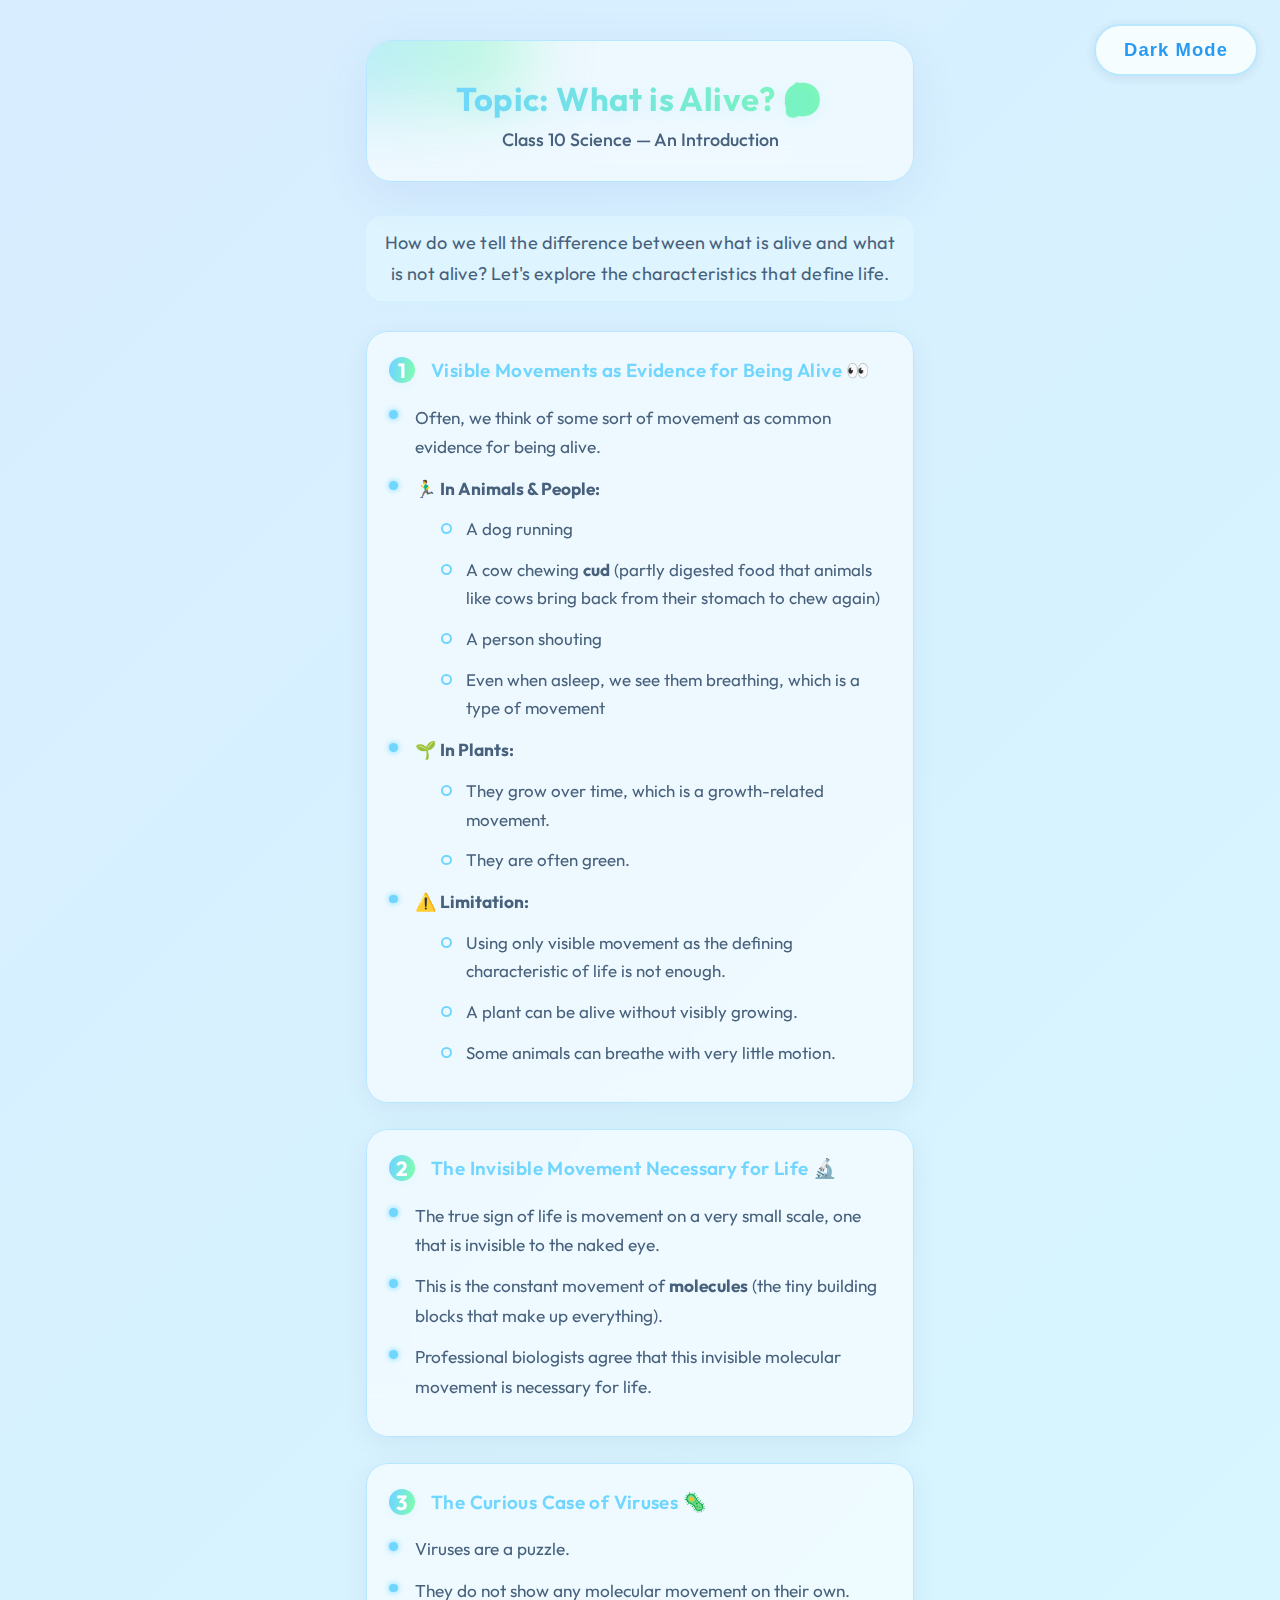
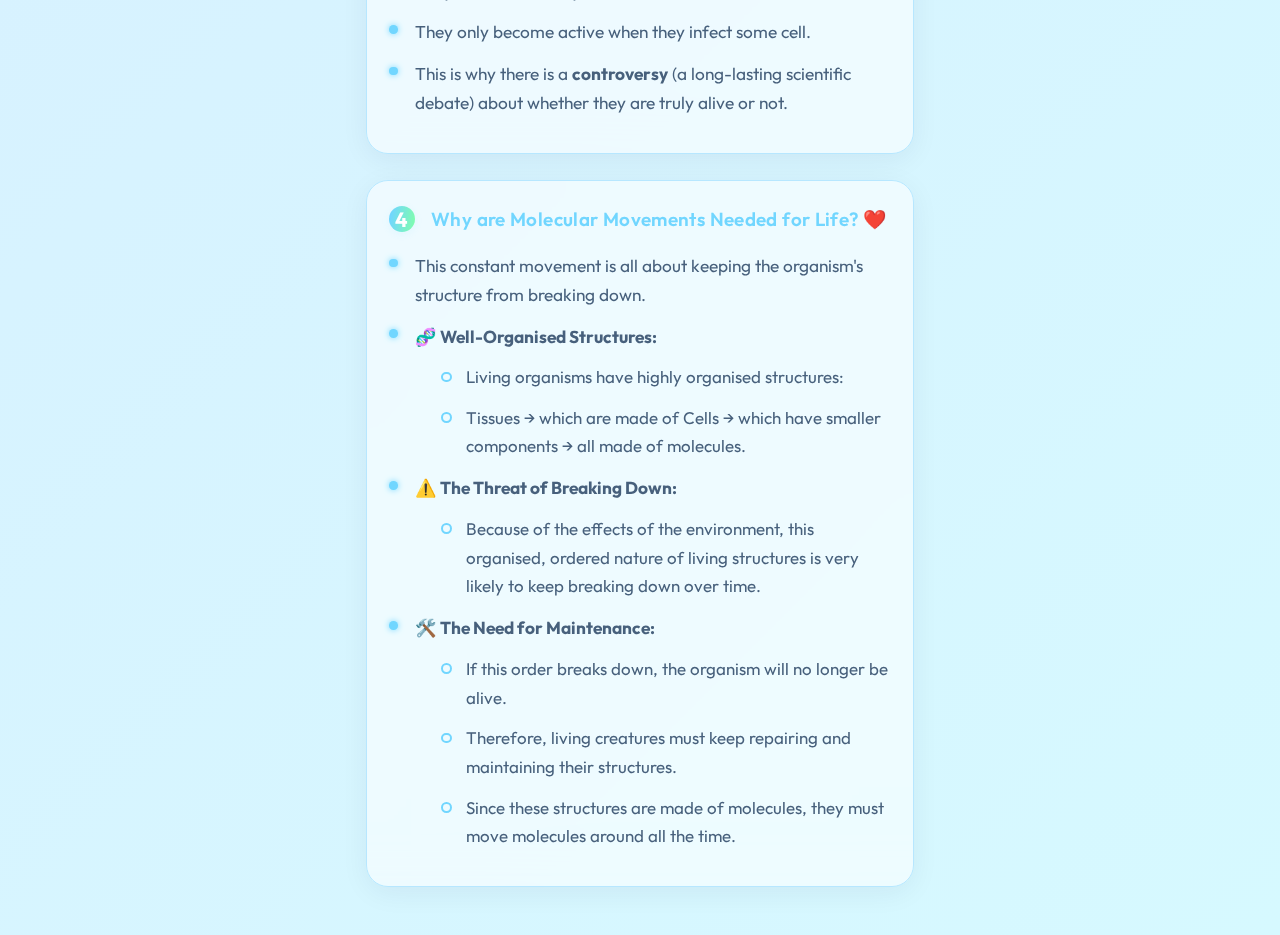
<file: index.html>
<!DOCTYPE html>
<html lang="en">
<head>
  <meta charset="UTF-8">
  <meta name="viewport" content="width=device-width, initial-scale=1.0">
  <title>What is Alive? — Class 10 Science Notes</title>
  <link rel="stylesheet" href="style.css">
  <link rel="preconnect" href="https://fonts.googleapis.com">
  <link rel="preconnect" href="https://fonts.gstatic.com" crossorigin>
  <link href="https://fonts.googleapis.com/css2?family=Outfit:wght@400;600;700&display=swap" rel="stylesheet">
</head>
<body>
  <button class="toggle-btn" id="theme-toggle">Dark Mode</button>
  <div class="notes-content">

    <div class="hero">
      <h1>Topic: What is Alive? 🤔</h1>
      <div class="subtitle">Class 10 Science — An Introduction</div>
    </div>

    <div class="intro">
      How do we tell the difference between what is alive and what is not alive? Let's explore the characteristics that define life.
    </div>

    <div class="card-list">
      <div class="example-card">
        <div class="card-title"><span>1</span>Visible Movements as Evidence for Being Alive 👀</div>
        <ul class="feature-list">
          <li>Often, we think of some sort of movement as common evidence for being alive.</li>
          <li><b>🏃‍♂️ In Animals & People:</b>
            <ul class="sub-list">
                <li>A dog running</li>
                <li>A cow chewing <b>cud</b> (partly digested food that animals like cows bring back from their stomach to chew again)</li>
                <li>A person shouting</li>
                <li>Even when asleep, we see them breathing, which is a type of movement</li>
            </ul>
          </li>
          <li><b>🌱 In Plants:</b>
            <ul class="sub-list">
                <li>They grow over time, which is a growth-related movement.</li>
                <li>They are often green.</li>
            </ul>
          </li>
          <li><b>⚠️ Limitation:</b>
            <ul class="sub-list">
                <li>Using only visible movement as the defining characteristic of life is not enough.</li>
                <li>A plant can be alive without visibly growing.</li>
                <li>Some animals can breathe with very little motion.</li>
            </ul>
          </li>
        </ul>
      </div>

      <div class="example-card">
        <div class="card-title"><span>2</span>The Invisible Movement Necessary for Life 🔬</div>
        <ul class="feature-list">
            <li>The true sign of life is movement on a very small scale, one that is invisible to the naked eye.</li>
            <li>This is the constant movement of <b>molecules</b> (the tiny building blocks that make up everything).</li>
            <li>Professional biologists agree that this invisible molecular movement is necessary for life.</li>
        </ul>
      </div>
      
      <div class="example-card">
        <div class="card-title"><span>3</span>The Curious Case of Viruses 🦠</div>
        <ul class="feature-list">
          <li>Viruses are a puzzle.</li>
          <li>They do not show any molecular movement on their own.</li>
          <li>They only become active when they infect some cell.</li>
          <li>This is why there is a <b>controversy</b> (a long-lasting scientific debate) about whether they are truly alive or not.</li>
        </ul>
      </div>

      <div class="example-card">
        <div class="card-title"><span>4</span>Why are Molecular Movements Needed for Life? ❤️</div>
        <ul class="feature-list">
          <li>This constant movement is all about keeping the organism's structure from breaking down.</li>
          <li><b>🧬 Well-Organised Structures:</b>
            <ul class="sub-list">
                <li>Living organisms have highly organised structures:</li>
                <li>Tissues → which are made of Cells → which have smaller components → all made of molecules.</li>
            </ul>
          </li>
          <li><b>⚠️ The Threat of Breaking Down:</b>
            <ul class="sub-list">
                <li>Because of the effects of the environment, this organised, ordered nature of living structures is very likely to keep breaking down over time.</li>
            </ul>
          </li>
           <li><b>🛠️ The Need for Maintenance:</b>
            <ul class="sub-list">
                <li>If this order breaks down, the organism will no longer be alive.</li>
                <li>Therefore, living creatures must keep repairing and maintaining their structures.</li>
                <li>Since these structures are made of molecules, they must move molecules around all the time.</li>
            </ul>
          </li>
        </ul>
      </div>
    </div>

  </div>
  
  <script>
    const toggleBtn = document.getElementById('theme-toggle');
    const htmlEl = document.documentElement;

    toggleBtn.addEventListener('click', () => {
      if (htmlEl.classList.contains('dark')) {
        htmlEl.classList.remove('dark');
        toggleBtn.textContent = 'Dark Mode';
      } else {
        htmlEl.classList.add('dark');
        toggleBtn.textContent = 'Light Mode';
      }
    });
  </script>
</body>
</html>
</file>
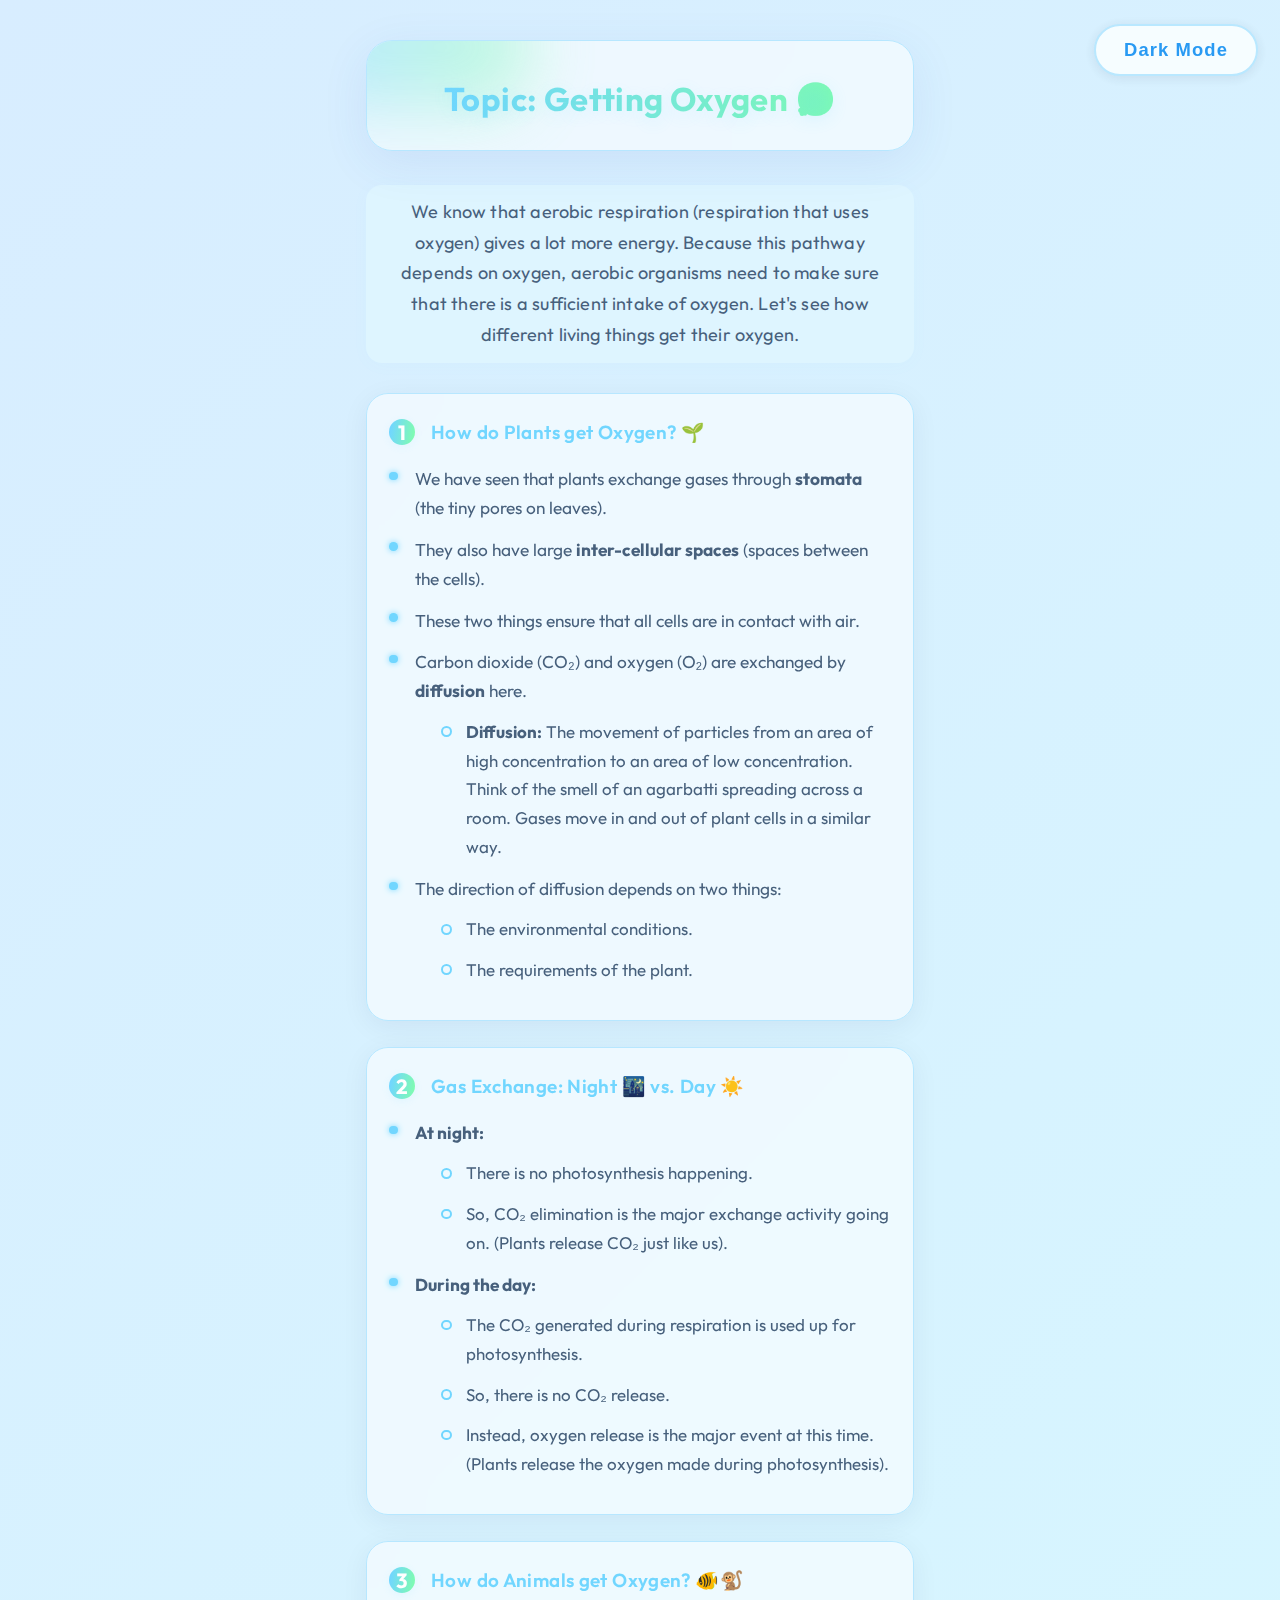
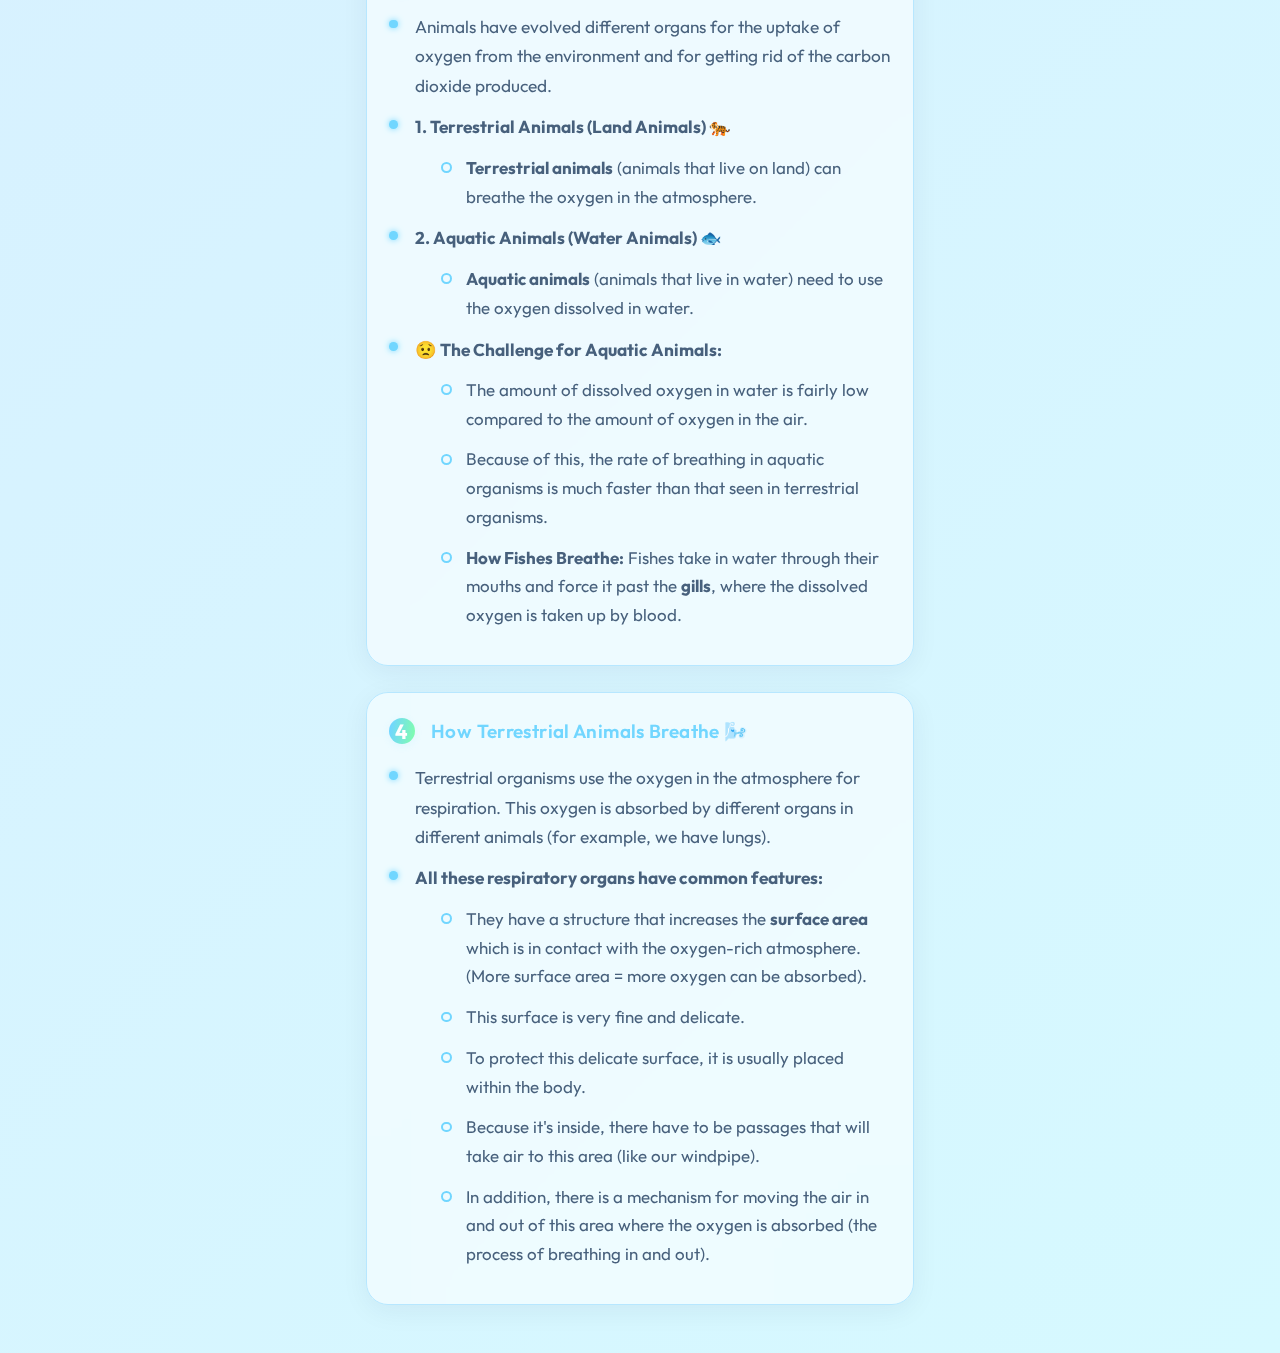
<file: other.html>
<!DOCTYPE html>
<html lang="en">
<head>
  <meta charset="UTF-8">
  <meta name="viewport" content="width=device-width, initial-scale=1.0">
  <title>Getting Oxygen — Class 10 Science Notes</title>
  <link rel="stylesheet" href="style.css">
  <link rel="preconnect" href="https://fonts.googleapis.com">
  <link rel="preconnect" href="https://fonts.gstatic.com" crossorigin>
  <link href="https://fonts.googleapis.com/css2?family=Outfit:wght@400;600;700&display=swap" rel="stylesheet">
</head>
<body>
  <button class="toggle-btn" id="theme-toggle">Dark Mode</button>
  <div class="notes-content">

    <div class="hero">
      <h1>Topic: Getting Oxygen 😮‍💨</h1>
    </div>

    <div class="intro">
      We know that aerobic respiration (respiration that uses oxygen) gives a lot more energy. Because this pathway depends on oxygen, aerobic organisms need to make sure that there is a sufficient intake of oxygen. Let's see how different living things get their oxygen.
    </div>

    <div class="card-list">
      <div class="example-card">
        <div class="card-title"><span>1</span>How do Plants get Oxygen? 🌱</div>
        <ul class="feature-list">
          <li>We have seen that plants exchange gases through <b>stomata</b> (the tiny pores on leaves).</li>
          <li>They also have large <b>inter-cellular spaces</b> (spaces between the cells).</li>
          <li>These two things ensure that all cells are in contact with air.</li>
          <li>Carbon dioxide (CO₂) and oxygen (O₂) are exchanged by <b>diffusion</b> here.
            <ul class="sub-list">
                <li><b>Diffusion:</b> The movement of particles from an area of high concentration to an area of low concentration. Think of the smell of an agarbatti spreading across a room. Gases move in and out of plant cells in a similar way.</li>
            </ul>
          </li>
          <li>The direction of diffusion depends on two things:
            <ul class="sub-list">
                <li>The environmental conditions.</li>
                <li>The requirements of the plant.</li>
            </ul>
          </li>
        </ul>
      </div>

      <div class="example-card">
        <div class="card-title"><span>2</span>Gas Exchange: Night 🌃 vs. Day ☀️</div>
        <ul class="feature-list">
            <li><b>At night:</b>
                <ul class="sub-list">
                    <li>There is no photosynthesis happening.</li>
                    <li>So, CO₂ elimination is the major exchange activity going on. (Plants release CO₂ just like us).</li>
                </ul>
            </li>
            <li><b>During the day:</b>
                 <ul class="sub-list">
                    <li>The CO₂ generated during respiration is used up for photosynthesis.</li>
                    <li>So, there is no CO₂ release.</li>
                    <li>Instead, oxygen release is the major event at this time. (Plants release the oxygen made during photosynthesis).</li>
                </ul>
            </li>
        </ul>
      </div>
      
      <div class="example-card">
        <div class="card-title"><span>3</span>How do Animals get Oxygen? 🐠🐒</div>
        <ul class="feature-list">
            <li>Animals have evolved different organs for the uptake of oxygen from the environment and for getting rid of the carbon dioxide produced.</li>
            <li><b>1. Terrestrial Animals (Land Animals) 🐅</b>
                <ul class="sub-list">
                    <li><b>Terrestrial animals</b> (animals that live on land) can breathe the oxygen in the atmosphere.</li>
                </ul>
            </li>
            <li><b>2. Aquatic Animals (Water Animals) 🐟</b>
                <ul class="sub-list">
                    <li><b>Aquatic animals</b> (animals that live in water) need to use the oxygen dissolved in water.</li>
                </ul>
            </li>
            <li><b>😟 The Challenge for Aquatic Animals:</b>
                <ul class="sub-list">
                    <li>The amount of dissolved oxygen in water is fairly low compared to the amount of oxygen in the air.</li>
                    <li>Because of this, the rate of breathing in aquatic organisms is much faster than that seen in terrestrial organisms.</li>
                    <li><b>How Fishes Breathe:</b> Fishes take in water through their mouths and force it past the <b>gills</b>, where the dissolved oxygen is taken up by blood.</li>
                </ul>
            </li>
        </ul>
      </div>

      <div class="example-card">
        <div class="card-title"><span>4</span>How Terrestrial Animals Breathe 🌬️</div>
        <ul class="feature-list">
            <li>Terrestrial organisms use the oxygen in the atmosphere for respiration. This oxygen is absorbed by different organs in different animals (for example, we have lungs).</li>
            <li><b>All these respiratory organs have common features:</b>
                <ul class="sub-list">
                    <li>They have a structure that increases the <b>surface area</b> which is in contact with the oxygen-rich atmosphere. (More surface area = more oxygen can be absorbed).</li>
                    <li>This surface is very fine and delicate.</li>
                    <li>To protect this delicate surface, it is usually placed within the body.</li>
                    <li>Because it's inside, there have to be passages that will take air to this area (like our windpipe).</li>
                    <li>In addition, there is a mechanism for moving the air in and out of this area where the oxygen is absorbed (the process of breathing in and out).</li>
                </ul>
            </li>
        </ul>
      </div>

    </div>

  </div>
  
  <script>
    const toggleBtn = document.getElementById('theme-toggle');
    const htmlEl = document.documentElement;

    toggleBtn.addEventListener('click', () => {
      if (htmlEl.classList.contains('dark')) {
        htmlEl.classList.remove('dark');
        toggleBtn.textContent = 'Dark Mode';
      } else {
        htmlEl.classList.add('dark');
        toggleBtn.textContent = 'Light Mode';
      }
    });
  </script>
</body>
</html>
</file>
<file: style.css>
:root {
      --radius: 26px;
      --shadow: 0 12px 48px 0 rgba(52,92,190,0.09);
      --shadow-btn: 0 2px 12px 0 rgba(80,90,110,0.12);
      --shadow-card: 0 6px 28px 0 rgba(0,24,68,0.06);
      --transition: 0.38s cubic-bezier(.46,.18,.48,1.13);
      --accent: #71d6ff;
      --accent-gradient: linear-gradient(100deg,#71d6ff 10%,#80ffaa 100%);
      --bg: #e8f3fa;
      --bg-gradient: linear-gradient(135deg, #d8edff 0%, #d6f9ff 100%);
      --glass: rgba(255,255,255,0.57);
      --glass-blur: 24px;
      --text: #171e28;
      --text-soft: #47607c;
      --chip-bg: #def5ff;
      --key-bg: #292e32;
      --key-text: #fff;
      --btn-bg: #f7fdff;
      --btn-color: #2196f3;
      --card-border: #b7e7ff;
      --table-row: #eaf8ff;
    }
    html.dark {
      --bg: #10151c;
      --bg-gradient: linear-gradient(135deg, #223346 0%, #23262c 100%);
      --glass: rgba(32,36,46,0.77);
      --glass-blur: 19px;
      --text: #e0f6ff;
      --text-soft: #93bad9;
      --chip-bg: #244156;
      --accent: #7dd6fa;
      --accent-gradient: linear-gradient(100deg,#7dd6fa 0%,#95ffcc 100%);
      --key-bg: #b7e7ff;
      --key-text: #222c35;
      --btn-bg: #233747;
      --btn-color: #81daff;
      --card-border: #61caff;
      --table-row: #1c2b3b;
    }
    * {
        box-sizing: border-box;
    }
    html,body {
      background: var(--bg-gradient), var(--bg);
      margin:0;
      padding:0;
      font-family: 'Outfit', 'Segoe UI', Arial, sans-serif;
      color: var(--text);
      transition: background var(--transition), color var(--transition);
      min-height:100vh;
    }
    body {
      display:flex;
      flex-direction:column;
      align-items:center;
    }
    .toggle-btn {
      position:fixed;
      top:24px;
      right:22px;
      z-index:10;
      border:none;
      border-radius: 32px;
      background: var(--btn-bg);
      color: var(--btn-color);
      font-weight: 700;
      font-size: 1.15rem;
      letter-spacing: 0.06em;
      padding: 13px 28px;
      box-shadow: var(--shadow-btn);
      cursor:pointer;
      outline:none;
      transition: background var(--transition), color var(--transition), box-shadow .15s;
      border: 2px solid var(--card-border);
      backdrop-filter: blur(8px);
      opacity:0.96;
      user-select:none;
    }
    .toggle-btn:active { background: #e6f8ff; }
    html.dark .toggle-btn:active { background: #1c2937; }

    .hero {
      margin-top: 40px;
      width: 100%;
      border-radius: var(--radius);
      background: var(--glass);
      backdrop-filter: blur(var(--glass-blur));
      box-shadow: var(--shadow);
      padding: 40px 26px 22px 26px;
      position:relative;
      overflow: hidden;
      border: 1.5px solid var(--card-border);
      text-align:center;
      animation: floatIn 1.1s cubic-bezier(.44,1.26,.45,1) both;
    }
    @keyframes floatIn {
      0% { opacity:0; transform: translateY(60px) scale(.94);}
      100% {opacity:1; transform:none;}
    }
    .hero::before {
      content: "";
      position: absolute;
      left: -70px; top: -54px;
      width: 230px; height: 120px;
      border-radius: 44px;
      background: var(--accent-gradient);
      filter: blur(34px);
      opacity:0.43;
      z-index:0;
    }
    .hero h1 {
      font-size: 2.05rem;
      font-weight: 700;
      margin: 0 0 10px 0;
      line-height: 1.13;
      letter-spacing: 0.012em;
      z-index:2; position:relative;
      background: var(--accent-gradient);
      background-clip: text;
      -webkit-background-clip: text;
      color: transparent;
      -webkit-text-fill-color: transparent;
      text-shadow: 0 4px 16px #55d6ff20;
    }
    .hero .subtitle {
      font-size: 1.12rem;
      color: var(--text-soft);
      margin-bottom: 8px;
      z-index:2; position:relative;
      font-weight: 500;
      text-shadow: 0 2px 8px #71e9ff09;
    }
    .notes-content {
      width: 100%;
      max-width: 580px; /* Increased max-width to account for padding */
      padding: 0 1rem 48px 1rem; /* Added horizontal padding */
    }
    .intro {
      margin: 34px auto 30px auto;
      font-size: 1.13rem;
      color: var(--text-soft);
      line-height: 1.7;
      padding: 12px 18px;
      letter-spacing: 0.01em;
      text-align: center;
      border-radius: 16px;
      background: var(--chip-bg);
      box-shadow: 0 2px 18px #71e9ff08;
    }
    .card-list {
      display: flex;
      flex-direction: column;
      gap: 26px;
      margin: 0 auto;
    }
    .example-card {
      background: var(--glass);
      backdrop-filter: blur(var(--glass-blur));
      border-radius: 22px;
      box-shadow: var(--shadow-card);
      border: 1.4px solid var(--card-border);
      padding: 25px 22px 23px 22px;
      margin: 0 auto;
      position:relative;
      animation: cardFade .7s both;
      transition: background var(--transition), border-color var(--transition);
      overflow: hidden;
      width: 100%;
    }
    @keyframes cardFade {
      from {opacity:0; transform: translateY(30px);}
      to {opacity:1; transform:none;}
    }
    .card-title {
      font-size: 1.18rem;
      font-weight: 600;
      margin-bottom: 9px;
      letter-spacing: 0.02em;
      color: var(--accent);
      display: flex;
      align-items: center;
      gap: 9px;
    }
    .card-title span {
      display: inline-block;
      width: 26px;
      height: 26px;
      background: var(--accent-gradient);
      color: #fff;
      border-radius: 50%;
      font-weight: 700;
      font-size: 1.09em;
      text-align: center;
      line-height: 26px;
      box-shadow: 0 2px 8px #55d6ff17;
      margin-right: 7px;
    }
    .feature-list, .sub-list {
      margin: 1.2em 0 0.7em 0;
      padding-left: 0;
      list-style-type: none;
    }
    .feature-list > li, .sub-list > li {
      font-size: 1.08em;
      color: var(--text-soft);
      line-height: 1.7; /* Increased line-height for better readability */
      position: relative;
      padding-left: 1.5em; /* Space for the custom bullet */
      margin-bottom: 0.7em;
    }
    .feature-list > li::before {
      content: '';
      position: absolute;
      left: 0;
      top: 0.45em; /* Vertically center the bullet */
      width: 0.5em;
      height: 0.5em;
      border-radius: 50%;
      background: var(--accent);
      box-shadow: 0 0 6px var(--accent);
    }
    .sub-list {
        margin: 0.7em 0 0.7em 1.5em;
    }
    .sub-list > li {
        font-size: 0.98em;
    }
    .sub-list > li::before {
      content: '';
      position: absolute;
      left: 0;
      top: 0.5em; /* Vertically center the bullet */
      width: 0.4em;
      height: 0.4em;
      border-radius: 50%;
      background: transparent;
      border: 2px solid var(--accent);
    }
    .key-point {
      background: var(--accent-gradient);
      color: var(--key-text);
      border-radius: 14px;
      padding: 1.08em 1.3em;
      margin: 3em 0 0 0; /* Increased top margin for separation */
      font-weight: 700;
      font-size: 1.18em;
      text-align: center;
      box-shadow: 0 2px 10px #4ee9ff12;
      letter-spacing: 0.01em;
      border: 0.8px solid #fff3;
      filter: drop-shadow(0 2px 16px #45aaff19);
      backdrop-filter: blur(3px);
    }
    blockquote {
      border-left: 4px solid var(--accent);
      background: var(--chip-bg);
      color: var(--text);
      border-radius: 11px;
      margin: 1.5em 0; /* Increased margin for breathing room */
      padding: 0.95em 1.25em;
      font-size: 1.03em;
      font-weight: 500;
      box-shadow: 0 2px 10px #88e9ff09;
    }
    html.dark blockquote {
      border-left: 4px solid var(--accent);
      color: var(--text-soft);
    }
    
    @media (max-width: 520px) {
      .hero {
        padding: 28px 8px 16px 8px; 
        margin-top: 80px; /* More space below button */
      }
      .card-list {
        gap: 18px;
      }
      .example-card {
        padding: 19px 12px 16px 12px;
      }
      .key-point {
        padding: .95em .5em;
      }
      .toggle-btn {
        font-size: 0.93rem;
        padding: 7px 13px;
        top: 1rem;
        right: 1rem;
      }
    }
</file>
